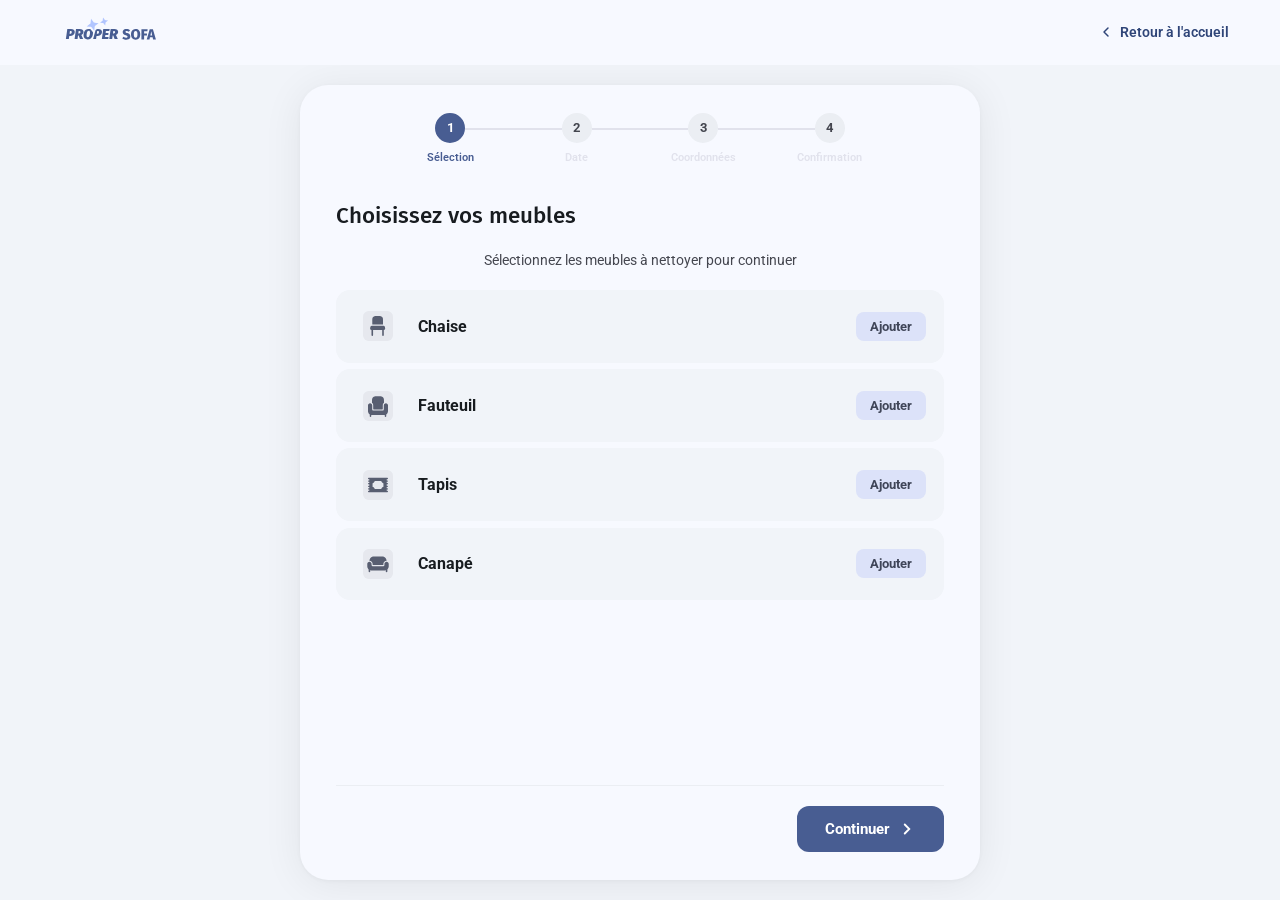
<file: reserver-nettoyage/index.html>
<!DOCTYPE html>
<html lang="fr">
<head>
  <meta charset="UTF-8" />
  <meta name="viewport" content="width=device-width, initial-scale=1.0" />
  <title>Réserver un Nettoyage à Domicile en Ligne | Proper Sofa Belgique</title>
  <meta name="description" content="Réservez votre nettoyage de canapé, fauteuil ou tapis en moins de 2 minutes. Choisissez votre date et créneau, confirmation immédiate. Intervention à Bruxelles et en Belgique.">
  <link rel="canonical" href="https://propersofa.be/reserver-nettoyage/">
  <meta property="og:type"        content="website">
  <meta property="og:url"         content="https://propersofa.be/reserver-nettoyage/">
  <meta property="og:title"       content="Réserver un Nettoyage à Domicile en Ligne | Proper Sofa">
  <meta property="og:description" content="Réservez votre nettoyage de canapé, fauteuil ou tapis en moins de 2 minutes. Confirmation immédiate. Intervention à Bruxelles et en Belgique.">
  <meta name="twitter:card"       content="summary_large_image">
  <meta name="robots" content="noindex,follow">
  <meta property="og:locale"           content="fr_BE">
  <meta property="og:locale:alternate" content="nl_BE">
  <link rel="alternate" hreflang="fr"        href="https://propersofa.be/reserver-nettoyage/">
  <link rel="alternate" hreflang="nl"        href="https://propersofa.be/nl/reserveren-reiniging/">
  <link rel="alternate" hreflang="x-default" href="https://propersofa.be/reserver-nettoyage/">
  <link rel="preconnect" href="https://fonts.googleapis.com">
  <link rel="preconnect" href="https://fonts.gstatic.com" crossorigin>
  <link href="https://fonts.googleapis.com/css2?family=Fira+Sans:ital,wght@0,500;0,600;0,700;1,700&family=Roboto:wght@400;500;600;700;800;900&display=swap" rel="stylesheet">
  <link rel="stylesheet" href="/style-booking.css">
</head>
<body>

<!-- NAV -->
<nav aria-label="Navigation principale">
  <a href="/" class="nav-logo" aria-label="Proper Sofa – Accueil">
    <img src="/asset/LOGO.svg" alt="Proper Sofa" height="44">
  </a>

  <div class="nav-right">
    <a href="/" class="nav-back" aria-label="Retour à l'accueil">
      <svg viewBox="0 0 24 24" fill="none" stroke="currentColor" stroke-width="2.2" stroke-linecap="round" stroke-linejoin="round" aria-hidden="true">
        <polyline points="15 18 9 12 15 6"/>
      </svg>
      Retour à l'accueil
    </a>
  </div>
</nav>

<!-- BOOKING PAGE -->
<main id="main-content">
<h1 class="sr-only">Réserver un nettoyage de meubles – Proper Sofa</h1>
<div class="booking-page">
  <div class="booking-card">

    <!-- Progress indicator -->
    <nav class="progress-steps" id="progress-steps" aria-label="Étapes de réservation">
      <div class="prog-step active" data-step="1" aria-current="step">
        <div class="prog-circle" aria-hidden="true">1</div>
        <span class="prog-label">Sélection</span>
      </div>
      <div class="prog-step" data-step="2">
        <div class="prog-circle" aria-hidden="true">2</div>
        <span class="prog-label">Date</span>
      </div>
      <div class="prog-step" data-step="3">
        <div class="prog-circle" aria-hidden="true">3</div>
        <span class="prog-label">Coordonnées</span>
      </div>
      <div class="prog-step" data-step="4">
        <div class="prog-circle" aria-hidden="true">4</div>
        <span class="prog-label">Confirmation</span>
      </div>
    </nav>

    <!-- Error message -->
    <div class="error-msg" id="error-msg" role="alert" aria-live="assertive"></div>

    <!-- Scrollable step content -->
    <div class="steps-scroll" id="steps-scroll">

    <!-- Step 1: Cart -->
    <div class="step-panel active" id="panel-1" role="region" aria-labelledby="step-title-1">
      <h2 class="step-title" id="step-title-1">Choisissez vos meubles</h2>
      <div id="cart-items"></div>
    </div>

    <!-- Step 2: Date & slot -->
    <div class="step-panel" id="panel-2" role="region" aria-labelledby="step-title-2">
      <h2 class="step-title" id="step-title-2">Choisissez une date</h2>

      <div class="cal-nav">
        <button class="cal-nav-btn" id="cal-prev" onclick="prevMonth()" aria-label="Mois précédent">
          <svg width="18" height="18" viewBox="0 0 24 24" fill="none" stroke="currentColor" stroke-width="2.2" stroke-linecap="round"><polyline points="15 18 9 12 15 6"/></svg>
        </button>
        <span class="cal-title" id="cal-title"></span>
        <button class="cal-nav-btn" onclick="nextMonth()" aria-label="Mois suivant">
          <svg width="18" height="18" viewBox="0 0 24 24" fill="none" stroke="currentColor" stroke-width="2.2" stroke-linecap="round"><polyline points="9 18 15 12 9 6"/></svg>
        </button>
      </div>

      <div class="cal-grid" id="cal-grid"></div>

      <div class="selected-date-display" id="date-display"></div>

      <p class="slots-label" id="slots-label">Choisissez un créneau</p>
      <div class="slots" role="group" aria-labelledby="slots-label">
        <button class="slot-btn" data-slot="8h – 10h"   onclick="selectSlot(this)" aria-pressed="false">8h – 10h</button>
        <button class="slot-btn" data-slot="10h – 12h"  onclick="selectSlot(this)" aria-pressed="false">10h – 12h</button>
        <button class="slot-btn" data-slot="14h – 16h"  onclick="selectSlot(this)" aria-pressed="false">14h – 16h</button>
        <button class="slot-btn" data-slot="16h – 18h"  onclick="selectSlot(this)" aria-pressed="false">16h – 18h</button>
      </div>
    </div>

    <!-- Step 3: Contact form -->
    <div class="step-panel" id="panel-3" role="region" aria-labelledby="step-title-3">
      <h2 class="step-title" id="step-title-3">Vos coordonnées</h2>

      <form id="contact-form" novalidate>
        <div class="form-row">
          <div class="form-group">
            <label class="form-label" for="f-prenom">Prénom *</label>
            <input class="form-input" type="text" id="f-prenom" name="prenom" required autocomplete="given-name">
          </div>
          <div class="form-group">
            <label class="form-label" for="f-nom">Nom *</label>
            <input class="form-input" type="text" id="f-nom" name="nom" required autocomplete="family-name">
          </div>
        </div>

        <div class="form-group">
          <label class="form-label" for="f-email">Email *</label>
          <input class="form-input" type="email" id="f-email" name="email" required autocomplete="email">
        </div>

        <div class="form-group">
          <label class="form-label" for="f-tel">Téléphone *</label>
          <input class="form-input" type="tel" id="f-tel" name="tel" required autocomplete="tel" placeholder="+32 …">
        </div>

        <div class="form-group">
          <label class="form-label" for="f-adresse">Adresse *</label>
          <input class="form-input" type="text" id="f-adresse" name="adresse" required autocomplete="street-address" placeholder="Rue et numéro">
        </div>

        <div class="form-row">
          <div class="form-group">
            <label class="form-label" for="f-cp">Code postal *</label>
            <input class="form-input" type="text" id="f-cp" name="cp" required autocomplete="postal-code">
          </div>
          <div class="form-group">
            <label class="form-label" for="f-ville">Ville *</label>
            <input class="form-input" type="text" id="f-ville" name="ville" required autocomplete="address-level2">
          </div>
        </div>

        <div class="form-group">
          <label class="form-label" for="f-note">Informations complémentaires <span class="sr-only">(optionnel)</span><span aria-hidden="true"> (optionnel)</span></label>
          <textarea class="form-textarea" id="f-note" name="note" placeholder="Accès au logement, type de tissu, taches particulières…" aria-describedby="f-note-hint"></textarea>
          <span id="f-note-hint" class="sr-only">Ce champ est optionnel.</span>
        </div>
      </form>
    </div>

    <!-- Step 4: Summary -->
    <div class="step-panel" id="panel-4" role="region" aria-labelledby="step-title-4">
      <h2 class="step-title" id="step-title-4">Confirmez votre réservation</h2>
      <div id="summary-content"></div>
    </div>

    <!-- Success -->
    <div class="step-panel" id="panel-success">
      <div class="success-panel">
        <div class="success-icon">
          <svg viewBox="0 0 24 24" fill="none" stroke="currentColor" stroke-width="2.5" stroke-linecap="round" stroke-linejoin="round">
            <polyline points="20 6 9 17 4 12"/>
          </svg>
        </div>
        <h2 class="success-title">Réservation confirmée&nbsp;!</h2>
        <p class="success-body">Merci <strong id="success-name"></strong>, votre demande a bien été enregistrée. Nous vous confirmerons le rendez-vous à <strong id="success-email"></strong> dans les plus brefs délais.</p>
        <div class="success-ref" id="success-ref"></div>
        <a href="/" class="btn-home">
          <svg viewBox="0 0 24 24" fill="none" stroke="currentColor" stroke-width="2.2" stroke-linecap="round" stroke-linejoin="round" width="18" height="18">
            <polyline points="15 18 9 12 15 6"/>
          </svg>
          Retour à l'accueil
        </a>
      </div>
    </div>

    </div><!-- /.steps-scroll -->

    <!-- Navigation buttons -->
    <div class="step-nav" id="step-nav">
      <div class="step-nav-left">
        <button class="btn-prev" id="btn-prev" onclick="goPrev()">
          <svg viewBox="0 0 24 24" fill="none" stroke="currentColor" stroke-width="2.2" stroke-linecap="round" width="16" height="16"><polyline points="15 18 9 12 15 6"/></svg>
          Retour
        </button>
        <div class="step-total" id="step-total">
          <span class="step-total-label">Total estimé</span>
          <span class="step-total-amount" id="total-amount">0€</span>
        </div>
      </div>
      <button class="btn-next" id="btn-next" onclick="goNext()">
        Continuer
        <svg viewBox="0 0 24 24" fill="none" stroke="currentColor" stroke-width="2.5" stroke-linecap="round"><polyline points="9 18 15 12 9 6"/></svg>
      </button>
    </div>

  </div><!-- /.booking-card -->
</div><!-- /.booking-page -->
</main>

<script>
'use strict';

/* ── Config ─────────────────────────────────────────── */
var ITEMS = {
  chaise:   { label: 'Chaise',   price: 15, icon: '/asset/Chaise.svg',   iconSel: '/asset/Chaise-selected.svg' },
  fauteuil: { label: 'Fauteuil', price: 25, icon: '/asset/Fauteuil.svg', iconSel: '/asset/Fauteuil-selected.svg' },
  tapis:    { label: 'Tapis',    price: 40, icon: '/asset/Tapis.svg',    iconSel: '/asset/Tapis-selected.svg' },
  canape:   { label: 'Canapé',   price: 50, icon: '/asset/Canapé.svg',   iconSel: '/asset/Canapé-selected.svg' }
};

var ITEM_KEYS    = ['chaise', 'fauteuil', 'tapis', 'canape'];
var MONTH_NAMES  = ['Janvier','Février','Mars','Avril','Mai','Juin','Juillet','Août','Septembre','Octobre','Novembre','Décembre'];
var DOW_NAMES    = ['Lu','Ma','Me','Je','Ve','Sa','Di'];
var DOW_LONG     = ['Dimanche','Lundi','Mardi','Mercredi','Jeudi','Vendredi','Samedi'];

/* ── State ──────────────────────────────────────────── */
var step          = 1;
var cart          = {};
var selectedOrder = [];
var calYear, calMonth;
var selectedDate = null;
var selectedSlot = null;
var contactData  = {};

var today = new Date();
today.setHours(0, 0, 0, 0);

/* ── Init ───────────────────────────────────────────── */
function init() {
  loadCart();
  renderCartItems();
  renderCalendar(today.getFullYear(), today.getMonth());
  showStep();
}

/* ── Cart ───────────────────────────────────────────── */
function loadCart() {
  var saved = {};
  try {
    var cartStr = new URLSearchParams(window.location.search).get('cart');
    saved = JSON.parse(cartStr || localStorage.getItem('ps-cart') || '{}');
  } catch(e) {}
  ITEM_KEYS.forEach(function (k) {
    cart[k] = Math.max(0, parseInt(saved[k] || 0, 10));
  });
  selectedOrder = ITEM_KEYS.filter(function (k) { return cart[k] > 0; });
}

function saveCart() {
  try { localStorage.setItem('ps-cart', JSON.stringify(cart)); } catch(e) {}
}

function cartTotal() {
  return ITEM_KEYS.reduce(function (s, k) { return s + cart[k] * ITEMS[k].price; }, 0);
}

function cartCount() {
  return ITEM_KEYS.reduce(function (s, k) { return s + cart[k]; }, 0);
}

function changeQty(item, delta) {
  cart[item] = Math.max(0, (cart[item] || 0) + delta);
  if (cart[item] === 0) {
    selectedOrder = selectedOrder.filter(function (k) { return k !== item; });
  }
  saveCart();
  renderCartItems();
}

function renderCartItems() {
  var container  = document.getElementById('cart-items');
  var totalEl    = document.getElementById('step-total');
  var totalAmtEl = document.getElementById('total-amount');
  var titleEl    = document.querySelector('#panel-1 .step-title');
  var count      = cartCount();

  titleEl.textContent = 'Choisissez vos meubles';

  var html = count === 0
    ? '<p class="picker-hint">Sélectionnez les meubles à nettoyer pour continuer</p>'
    : '';

  var unselected = ITEM_KEYS.filter(function (k) { return selectedOrder.indexOf(k) === -1; });
  var orderedKeys = selectedOrder.concat(unselected);

  orderedKeys.forEach(function (k) {
    var qty = cart[k];
    var cfg = ITEMS[k];
    html += '<div class="cart-item' + (qty ? ' cart-item-selected' : ' cart-item-unselected') + '">' +
      '<div class="cart-item-icon"><img src="' + (qty ? cfg.iconSel : cfg.icon) + '" alt="' + cfg.label + '" width="30" height="30"></div>' +
      '<span class="cart-item-name">' + cfg.label + '</span>';

    if (qty) {
      html +=
        '<div class="cart-item-qty">' +
          '<button class="qty-btn" onclick="changeQty(\'' + k + '\',-1)" aria-label="Retirer">−</button>' +
          '<span class="qty-count">' + qty + '</span>' +
          '<button class="qty-btn" onclick="changeQty(\'' + k + '\',1)" aria-label="Ajouter">+</button>' +
        '</div>' +
        '<span class="cart-item-price">' + (qty * cfg.price) + '€</span>';
    } else {
      html += '<button class="cart-item-add" onclick="pickerAdd(\'' + k + '\')">Ajouter</button>';
    }

    html += '</div>';
  });

  container.innerHTML = html;

  var scroll  = document.getElementById('steps-scroll');
  var picking = (step === 1);
  container.classList.toggle('picker-mode', picking);
  scroll.classList.toggle('no-scroll', picking);

  if (step === 1) {
    totalEl.style.display = count > 0 ? 'flex' : 'none';
    if (count > 0) totalAmtEl.textContent = cartTotal() + '€';
  }
}

function pickerAdd(item) {
  cart[item] = 1;
  if (selectedOrder.indexOf(item) === -1) selectedOrder.push(item);
  saveCart();
  renderCartItems();
}

/* ── Calendar ───────────────────────────────────────── */
function renderCalendar(year, month) {
  calYear  = year;
  calMonth = month;

  var firstDay = new Date(year, month, 1);
  var lastDay  = new Date(year, month + 1, 0);
  var startDow = firstDay.getDay();
  startDow = startDow === 0 ? 6 : startDow - 1;

  document.getElementById('cal-title').textContent = MONTH_NAMES[month] + ' ' + year;

  var isCurrentMonth = (year === today.getFullYear() && month === today.getMonth());
  document.getElementById('cal-prev').disabled = isCurrentMonth;

  var html = DOW_NAMES.map(function (d) { return '<div class="cal-dow">' + d + '</div>'; }).join('');

  for (var e = 0; e < startDow; e++) html += '<div class="cal-empty"></div>';

  for (var d = 1; d <= lastDay.getDate(); d++) {
    var date    = new Date(year, month, d);
    var isPast  = date < today;
    var isSun   = date.getDay() === 0;
    var disabled = isPast || isSun;
    var isSel   = selectedDate && date.getTime() === selectedDate.getTime();
    var isToday = date.getTime() === today.getTime();

    var cls = 'cal-day';
    if (isToday && !disabled) cls += ' today';
    if (isSel) cls += ' selected';

    html += '<button class="' + cls + '" ' + (disabled ? 'disabled' : '') +
            ' onclick="selectDate(' + year + ',' + month + ',' + d + ')">' + d + '</button>';
  }

  document.getElementById('cal-grid').innerHTML = html;
}

function prevMonth() {
  var m = calMonth - 1, y = calYear;
  if (m < 0) { m = 11; y--; }
  if (y < today.getFullYear() || (y === today.getFullYear() && m < today.getMonth())) return;
  renderCalendar(y, m);
}

function nextMonth() {
  var m = calMonth + 1, y = calYear;
  if (m > 11) { m = 0; y++; }
  renderCalendar(y, m);
}

var HEURE_TO_SLOT = {
  '08': '8h – 10h',
  '10': '10h – 12h',
  '14': '14h – 16h',
  '16': '16h – 18h'
};

function selectDate(year, month, day) {
  selectedDate = new Date(year, month, day);
  selectedSlot = null;
  renderCalendar(year, month);
  var display = document.getElementById('date-display');
  display.textContent = DOW_LONG[selectedDate.getDay()] + ' ' + day + ' ' + MONTH_NAMES[month] + ' ' + year;
  display.classList.add('visible');

  document.querySelectorAll('.slot-btn').forEach(function(b) {
    b.classList.remove('selected', 'booked');
    b.setAttribute('aria-pressed', 'false');
  });

  var dateStr = year + '-' + String(month + 1).padStart(2, '0') + '-' + String(day).padStart(2, '0');
  fetch('https://xiyfxsoiaclvdkphqpty.supabase.co/rest/v1/reservations?select=heure&date=eq.' + dateStr, {
    headers: {
      'apikey':        'sb_publishable_vcwJFD2FUaqfjf9IQVr7cw_pG-9Cggz',
      'Authorization': 'Bearer sb_publishable_vcwJFD2FUaqfjf9IQVr7cw_pG-9Cggz'
    }
  })
  .then(function(res) { return res.json(); })
  .then(function(rows) {
    rows.forEach(function(r) {
      if (!r.heure) return;
      var slotLabel = HEURE_TO_SLOT[r.heure.slice(0, 2)];
      if (!slotLabel) return;
      var btn = document.querySelector('.slot-btn[data-slot="' + slotLabel + '"]');
      if (btn) btn.classList.add('booked');
    });
  })
  .catch(function() {});
}

/* ── Slots ──────────────────────────────────────────── */
function selectSlot(btn) {
  if (btn.classList.contains('booked')) return;
  selectedSlot = btn.dataset.slot;
  document.querySelectorAll('.slot-btn').forEach(function (b) {
    b.classList.toggle('selected', b === btn);
    b.setAttribute('aria-pressed', b === btn ? 'true' : 'false');
  });
}

/* ── Navigation ─────────────────────────────────────── */
function goNext() {
  if (!validateStep()) return;
  if (step === 3) renderSummary();
  if (step === 4) { submitBooking(); return; }
  step++;
  showStep();
  window.scrollTo({ top: 0, behavior: 'smooth' });
}

function goPrev() {
  if (step <= 1) return;
  step--;
  showStep();
  window.scrollTo({ top: 0, behavior: 'smooth' });
}

function showStep() {
  document.querySelectorAll('.step-panel').forEach(function (p) { p.classList.remove('active'); });
  var panel = document.getElementById('panel-' + step);
  if (panel) {
    panel.classList.add('active');
    var heading = panel.querySelector('.step-title');
    if (heading) { heading.setAttribute('tabindex', '-1'); heading.focus(); }
  }
  var sc = document.getElementById('steps-scroll');
  if (sc) sc.scrollTop = 0;

  var prevBtn = document.getElementById('btn-prev');
  prevBtn.style.display = step === 1 ? 'none' : 'flex';
  if (step !== 1) {
    document.getElementById('step-total').style.display = 'none';
    document.getElementById('steps-scroll').classList.remove('no-scroll');
    document.getElementById('cart-items').classList.remove('picker-mode');
  } else {
    renderCartItems();
  }

  var nextBtn = document.getElementById('btn-next');
  if (step === 4) {
    nextBtn.innerHTML = 'Confirmer <svg viewBox="0 0 24 24" fill="none" stroke="currentColor" stroke-width="2.5" stroke-linecap="round" width="18" height="18"><polyline points="20 6 9 17 4 12"/></svg>';
  } else {
    nextBtn.innerHTML = 'Continuer <svg viewBox="0 0 24 24" fill="none" stroke="currentColor" stroke-width="2.5" stroke-linecap="round" width="18" height="18"><polyline points="9 18 15 12 9 6"/></svg>';
  }

  updateProgress();
  document.getElementById('error-msg').classList.remove('visible');
}

function updateProgress() {
  document.querySelectorAll('.prog-step').forEach(function (el) {
    var s = parseInt(el.dataset.step, 10);
    el.classList.toggle('active', s === step);
    el.classList.toggle('done',   s < step);
    if (s === step) { el.setAttribute('aria-current', 'step'); } else { el.removeAttribute('aria-current'); }
    var circle = el.querySelector('.prog-circle');
    if (s < step) {
      circle.innerHTML = '<svg viewBox="0 0 24 24" fill="none" stroke="currentColor" stroke-width="3" stroke-linecap="round" width="14" height="14" aria-hidden="true"><polyline points="20 6 9 17 4 12"/></svg>';
      el.querySelector('.prog-label').textContent = ['Sélection','Date','Coordonnées','Confirmation'][s-1] + ' ✓';
    } else {
      circle.textContent = s;
      el.querySelector('.prog-label').textContent = ['Sélection','Date','Coordonnées','Confirmation'][s-1];
    }
  });
}

/* ── Validation ─────────────────────────────────────── */
function showError(msg) {
  var el = document.getElementById('error-msg');
  el.textContent = msg;
  el.classList.add('visible');
  el.scrollIntoView({ behavior: 'smooth', block: 'nearest' });
}

function validateStep() {
  document.getElementById('error-msg').classList.remove('visible');
  document.querySelectorAll('.form-input, .form-textarea').forEach(function (f) { f.classList.remove('invalid'); });

  if (step === 1) {
    if (cartCount() === 0) { showError('Veuillez sélectionner au moins un meuble.'); return false; }
  }

  if (step === 2) {
    if (!selectedDate) { showError('Veuillez choisir une date d\'intervention.'); return false; }
    if (!selectedSlot) { showError('Veuillez choisir un créneau horaire.'); return false; }
  }

  if (step === 3) {
    var form = document.getElementById('contact-form');
    var required = form.querySelectorAll('[required]');
    for (var i = 0; i < required.length; i++) {
      if (!required[i].value.trim()) {
        required[i].classList.add('invalid');
        required[i].focus();
        showError('Veuillez remplir tous les champs obligatoires.');
        return false;
      }
    }
    var emailEl = form.querySelector('[name="email"]');
    if (!/^[^\s@]+@[^\s@]+\.[^\s@]+$/.test(emailEl.value)) {
      emailEl.classList.add('invalid');
      emailEl.focus();
      showError('Veuillez entrer une adresse email valide.');
      return false;
    }
    contactData = {
      prenom:  form.querySelector('[name="prenom"]').value.trim(),
      nom:     form.querySelector('[name="nom"]').value.trim(),
      email:   form.querySelector('[name="email"]').value.trim(),
      tel:     form.querySelector('[name="tel"]').value.trim(),
      adresse: form.querySelector('[name="adresse"]').value.trim(),
      cp:      form.querySelector('[name="cp"]').value.trim(),
      ville:   form.querySelector('[name="ville"]').value.trim(),
      note:    form.querySelector('[name="note"]').value.trim()
    };
  }

  return true;
}

/* ── Summary ────────────────────────────────────────── */
function formatDate(d) {
  return DOW_LONG[d.getDay()] + ' ' + d.getDate() + ' ' + MONTH_NAMES[d.getMonth()] + ' ' + d.getFullYear();
}

function renderSummary() {
  var itemsHtml = '';
  ITEM_KEYS.forEach(function (k) {
    var qty = cart[k];
    if (!qty) return;
    var cfg = ITEMS[k];
    itemsHtml +=
      '<div class="summary-item">' +
        '<span class="summary-item-name">' + qty + '× ' + cfg.label + '</span>' +
        '<span class="summary-item-price">' + (qty * cfg.price) + '€</span>' +
      '</div>';
  });

  var noteRow = contactData.note
    ? '<div class="summary-row"><span class="summary-row-label">Note</span>' + contactData.note + '</div>'
    : '';

  document.getElementById('summary-content').innerHTML =
    '<div class="summary-block">' +
      '<div class="summary-block-title">Meubles à nettoyer</div>' +
      itemsHtml +
    '</div>' +

    '<div class="summary-total">' +
      '<span class="summary-total-label">Total estimé</span>' +
      '<span class="summary-total-amount">' + cartTotal() + '€</span>' +
    '</div>' +

    '<div class="summary-block">' +
      '<div class="summary-block-title">Intervention</div>' +
      '<div class="summary-row"><span class="summary-row-label">Date</span>' + formatDate(selectedDate) + '</div>' +
      '<div class="summary-row"><span class="summary-row-label">Créneau</span>' + selectedSlot + '</div>' +
    '</div>' +

    '<div class="summary-block">' +
      '<div class="summary-block-title">Coordonnées</div>' +
      '<div class="summary-row"><span class="summary-row-label">Nom</span>' + contactData.prenom + ' ' + contactData.nom + '</div>' +
      '<div class="summary-row"><span class="summary-row-label">Email</span>' + contactData.email + '</div>' +
      '<div class="summary-row"><span class="summary-row-label">Téléphone</span>' + contactData.tel + '</div>' +
      '<div class="summary-row"><span class="summary-row-label">Adresse</span>' + contactData.adresse + ', ' + contactData.cp + ' ' + contactData.ville + '</div>' +
      noteRow +
    '</div>';
}

/* ── Submit ─────────────────────────────────────────── */
function submitBooking() {
  try { localStorage.removeItem('ps-cart'); } catch(e) {}

  var ref = 'PS-' + today.getFullYear() + '-' + Math.floor(1000 + Math.random() * 9000);

  var typeMeuble = Object.keys(cart).filter(function(k) { return cart[k] > 0; }).map(function(k) {
    return cart[k] + '× ' + ITEMS[k].label;
  }).join(', ');

  var slotToTime = { '8h – 10h': '08:00', '10h – 12h': '10:00', '14h – 16h': '14:00', '16h – 18h': '16:00' };
  var heure = slotToTime[selectedSlot] || '08:00';

  var dateStr = selectedDate.getFullYear() + '-' +
    String(selectedDate.getMonth() + 1).padStart(2, '0') + '-' +
    String(selectedDate.getDate()).padStart(2, '0');

  var payload = {
    reference:   ref,
    date:        dateStr,
    heure:       heure,
    type_meuble: typeMeuble,
    nom:         contactData.prenom + ' ' + contactData.nom,
    email:       contactData.email,
    telephone:   contactData.tel,
    adresse:     contactData.adresse + ', ' + contactData.cp + ' ' + contactData.ville,
    prix_total:  cartTotal(),
    commentaire: contactData.note || null,
    statut:      'en_attente',
    lang:        'fr'
  };
  console.log('[Supabase] payload →', JSON.stringify(payload));

  fetch('https://xiyfxsoiaclvdkphqpty.supabase.co/rest/v1/reservations', {
    method: 'POST',
    headers: {
      'Content-Type': 'application/json',
      'apikey': 'sb_publishable_vcwJFD2FUaqfjf9IQVr7cw_pG-9Cggz',
      'Authorization': 'Bearer sb_publishable_vcwJFD2FUaqfjf9IQVr7cw_pG-9Cggz',
      'Prefer': 'return=minimal'
    },
    body: JSON.stringify(payload)
  }).then(function(res) {
    if (!res.ok) res.text().then(function(t) { console.error('[Supabase]', res.status, t); });
  }).catch(function(e) { console.error('[Supabase]', e); });

  fetch('https://xiyfxsoiaclvdkphqpty.supabase.co/functions/v1/send-confirmation-email', {
    method: 'POST',
    headers: {
      'Content-Type': 'application/json',
      'Authorization': 'Bearer sb_publishable_vcwJFD2FUaqfjf9IQVr7cw_pG-9Cggz'
    },
    body: JSON.stringify(Object.assign({}, payload, { lang: 'fr' }))
  }).then(function(res) {
    if (!res.ok) res.text().then(function(t) { console.error('[Email]', res.status, t); });
    else console.log('[Email] confirmation sent');
  }).catch(function(e) { console.error('[Email]', e); });

  document.querySelectorAll('.step-panel').forEach(function (p) { p.classList.remove('active'); });
  document.getElementById('panel-success').classList.add('active');
  document.getElementById('step-nav').style.display = 'none';
  document.getElementById('progress-steps').style.display = 'none';

  document.getElementById('success-name').textContent  = contactData.prenom;
  document.getElementById('success-email').textContent = contactData.email;
  document.getElementById('success-ref').textContent   = ref;
}

/* ── Boot ───────────────────────────────────────────── */
init();

</script>
</body>
</html>
</file>
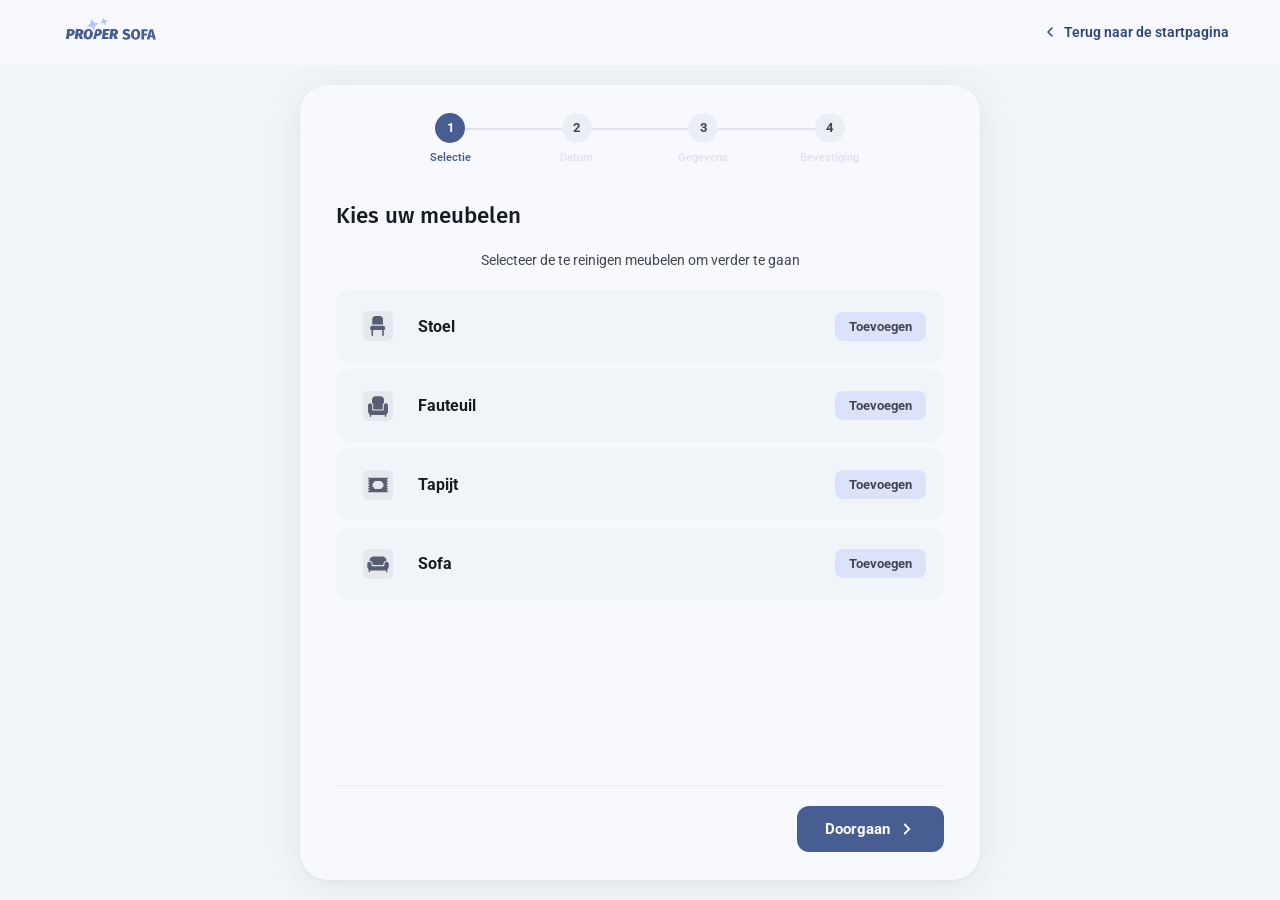
<file: nl/reserveren-reiniging/index.html>
<!DOCTYPE html>
<html lang="nl">
<head>
  <meta charset="UTF-8" />
  <meta name="viewport" content="width=device-width, initial-scale=1.0" />
  <title>Meubelreiniging aan Huis Online Reserveren | Proper Sofa België</title>
  <meta name="description" content="Reserveer uw reiniging van zetel, fauteuil of tapijt in minder dan 2 minuten. Kies uw datum en tijdslot, directe bevestiging. Service in Brussel en heel België.">
  <link rel="canonical" href="https://propersofa.be/nl/reserveren-reiniging/">
  <meta property="og:type"        content="website">
  <meta property="og:url"         content="https://propersofa.be/nl/reserveren-reiniging/">
  <meta property="og:title"       content="Meubelreiniging aan Huis Online Reserveren | Proper Sofa">
  <meta property="og:description" content="Reserveer uw reiniging van zetel, fauteuil of tapijt in minder dan 2 minuten. Directe bevestiging. Service in Brussel en heel België.">
  <meta name="twitter:card"       content="summary_large_image">
  <meta name="robots" content="noindex,follow">
  <meta property="og:locale"           content="nl_BE">
  <meta property="og:locale:alternate" content="fr_BE">
  <link rel="alternate" hreflang="nl"        href="https://propersofa.be/nl/reserveren-reiniging/">
  <link rel="alternate" hreflang="fr"        href="https://propersofa.be/reserver-nettoyage/">
  <link rel="alternate" hreflang="x-default" href="https://propersofa.be/reserver-nettoyage/">
  <link rel="preconnect" href="https://fonts.googleapis.com">
  <link rel="preconnect" href="https://fonts.gstatic.com" crossorigin>
  <link href="https://fonts.googleapis.com/css2?family=Fira+Sans:ital,wght@0,500;0,600;0,700;1,700&family=Roboto:wght@400;500;600;700;800;900&display=swap" rel="stylesheet">
  <link rel="stylesheet" href="/style-booking.css">
  <style>.slot-btn.booked::after { content: "Gereserveerd"; }</style>
</head>
<body>

<!-- NAV -->
<nav aria-label="Hoofdnavigatie">
  <a href="/nl/" class="nav-logo" aria-label="Proper Sofa – Startpagina">
    <img src="/asset/LOGO.svg" alt="Proper Sofa" height="44">
  </a>

  <div class="nav-right">
    <a href="/nl/" class="nav-back" aria-label="Terug naar de startpagina">
      <svg viewBox="0 0 24 24" fill="none" stroke="currentColor" stroke-width="2.2" stroke-linecap="round" stroke-linejoin="round" aria-hidden="true">
        <polyline points="15 18 9 12 15 6"/>
      </svg>
      Terug naar de startpagina
    </a>
  </div>
</nav>

<!-- BOOKING PAGE -->
<main id="main-content">
<h1 class="sr-only">Meubelreiniging reserveren – Proper Sofa</h1>
<div class="booking-page">
  <div class="booking-card">

    <!-- Progress indicator -->
    <nav class="progress-steps" id="progress-steps" aria-label="Reserveringsstappen">
      <div class="prog-step active" data-step="1" aria-current="step">
        <div class="prog-circle" aria-hidden="true">1</div>
        <span class="prog-label">Selectie</span>
      </div>
      <div class="prog-step" data-step="2">
        <div class="prog-circle" aria-hidden="true">2</div>
        <span class="prog-label">Datum</span>
      </div>
      <div class="prog-step" data-step="3">
        <div class="prog-circle" aria-hidden="true">3</div>
        <span class="prog-label">Gegevens</span>
      </div>
      <div class="prog-step" data-step="4">
        <div class="prog-circle" aria-hidden="true">4</div>
        <span class="prog-label">Bevestiging</span>
      </div>
    </nav>

    <!-- Error message -->
    <div class="error-msg" id="error-msg" role="alert" aria-live="assertive"></div>

    <!-- Scrollable step content -->
    <div class="steps-scroll" id="steps-scroll">

    <!-- Step 1: Cart -->
    <div class="step-panel active" id="panel-1" role="region" aria-labelledby="step-title-1">
      <h2 class="step-title" id="step-title-1">Kies uw meubelen</h2>
      <div id="cart-items"></div>
    </div>

    <!-- Step 2: Date & slot -->
    <div class="step-panel" id="panel-2" role="region" aria-labelledby="step-title-2">
      <h2 class="step-title" id="step-title-2">Kies een datum</h2>

      <div class="cal-nav">
        <button class="cal-nav-btn" id="cal-prev" onclick="prevMonth()" aria-label="Vorige maand">
          <svg width="18" height="18" viewBox="0 0 24 24" fill="none" stroke="currentColor" stroke-width="2.2" stroke-linecap="round"><polyline points="15 18 9 12 15 6"/></svg>
        </button>
        <span class="cal-title" id="cal-title"></span>
        <button class="cal-nav-btn" onclick="nextMonth()" aria-label="Volgende maand">
          <svg width="18" height="18" viewBox="0 0 24 24" fill="none" stroke="currentColor" stroke-width="2.2" stroke-linecap="round"><polyline points="9 18 15 12 9 6"/></svg>
        </button>
      </div>

      <div class="cal-grid" id="cal-grid"></div>

      <div class="selected-date-display" id="date-display"></div>

      <p class="slots-label" id="slots-label">Kies een tijdslot</p>
      <div class="slots" role="group" aria-labelledby="slots-label">
        <button class="slot-btn" data-slot="8h – 10h"   onclick="selectSlot(this)" aria-pressed="false">8h – 10h</button>
        <button class="slot-btn" data-slot="10h – 12h"  onclick="selectSlot(this)" aria-pressed="false">10h – 12h</button>
        <button class="slot-btn" data-slot="14h – 16h"  onclick="selectSlot(this)" aria-pressed="false">14h – 16h</button>
        <button class="slot-btn" data-slot="16h – 18h"  onclick="selectSlot(this)" aria-pressed="false">16h – 18h</button>
      </div>
    </div>

    <!-- Step 3: Contact form -->
    <div class="step-panel" id="panel-3" role="region" aria-labelledby="step-title-3">
      <h2 class="step-title" id="step-title-3">Uw gegevens</h2>

      <form id="contact-form" novalidate>
        <div class="form-row">
          <div class="form-group">
            <label class="form-label" for="f-prenom">Voornaam *</label>
            <input class="form-input" type="text" id="f-prenom" name="prenom" required autocomplete="given-name">
          </div>
          <div class="form-group">
            <label class="form-label" for="f-nom">Naam *</label>
            <input class="form-input" type="text" id="f-nom" name="nom" required autocomplete="family-name">
          </div>
        </div>

        <div class="form-group">
          <label class="form-label" for="f-email">E-mail *</label>
          <input class="form-input" type="email" id="f-email" name="email" required autocomplete="email">
        </div>

        <div class="form-group">
          <label class="form-label" for="f-tel">Telefoon *</label>
          <input class="form-input" type="tel" id="f-tel" name="tel" required autocomplete="tel" placeholder="+32 …">
        </div>

        <div class="form-group">
          <label class="form-label" for="f-adresse">Adres *</label>
          <input class="form-input" type="text" id="f-adresse" name="adresse" required autocomplete="street-address" placeholder="Straat en nummer">
        </div>

        <div class="form-row">
          <div class="form-group">
            <label class="form-label" for="f-cp">Postcode *</label>
            <input class="form-input" type="text" id="f-cp" name="cp" required autocomplete="postal-code">
          </div>
          <div class="form-group">
            <label class="form-label" for="f-ville">Stad *</label>
            <input class="form-input" type="text" id="f-ville" name="ville" required autocomplete="address-level2">
          </div>
        </div>

        <div class="form-group">
          <label class="form-label" for="f-note">Extra informatie <span class="sr-only">(optioneel)</span><span aria-hidden="true"> (optioneel)</span></label>
          <textarea class="form-textarea" id="f-note" name="note" placeholder="Toegang woning, type stof, bijzondere vlekken…" aria-describedby="f-note-hint"></textarea>
          <span id="f-note-hint" class="sr-only">Dit veld is optioneel.</span>
        </div>
      </form>
    </div>

    <!-- Step 4: Summary -->
    <div class="step-panel" id="panel-4" role="region" aria-labelledby="step-title-4">
      <h2 class="step-title" id="step-title-4">Bevestig uw reservering</h2>
      <div id="summary-content"></div>
    </div>

    <!-- Success -->
    <div class="step-panel" id="panel-success">
      <div class="success-panel">
        <div class="success-icon">
          <svg viewBox="0 0 24 24" fill="none" stroke="currentColor" stroke-width="2.5" stroke-linecap="round" stroke-linejoin="round">
            <polyline points="20 6 9 17 4 12"/>
          </svg>
        </div>
        <h2 class="success-title">Reservering bevestigd!</h2>
        <p class="success-body">Bedankt <strong id="success-name"></strong>, uw aanvraag is geregistreerd. Wij bevestigen de afspraak op <strong id="success-email"></strong> zo spoedig mogelijk.</p>
        <div class="success-ref" id="success-ref"></div>
        <a href="/nl/" class="btn-home">
          <svg viewBox="0 0 24 24" fill="none" stroke="currentColor" stroke-width="2.2" stroke-linecap="round" stroke-linejoin="round" width="18" height="18">
            <polyline points="15 18 9 12 15 6"/>
          </svg>
          Terug naar de startpagina
        </a>
      </div>
    </div>

    </div><!-- /.steps-scroll -->

    <!-- Navigation buttons -->
    <div class="step-nav" id="step-nav">
      <div class="step-nav-left">
        <button class="btn-prev" id="btn-prev" onclick="goPrev()">
          <svg viewBox="0 0 24 24" fill="none" stroke="currentColor" stroke-width="2.2" stroke-linecap="round" width="16" height="16"><polyline points="15 18 9 12 15 6"/></svg>
          Terug
        </button>
        <div class="step-total" id="step-total">
          <span class="step-total-label">Geschatte totaal</span>
          <span class="step-total-amount" id="total-amount">0€</span>
        </div>
      </div>
      <button class="btn-next" id="btn-next" onclick="goNext()">
        Doorgaan
        <svg viewBox="0 0 24 24" fill="none" stroke="currentColor" stroke-width="2.5" stroke-linecap="round"><polyline points="9 18 15 12 9 6"/></svg>
      </button>
    </div>

  </div><!-- /.booking-card -->
</div><!-- /.booking-page -->
</main>

<script>
'use strict';

/* ── Config ─────────────────────────────────────────── */
var ITEMS = {
  chaise:   { label: 'Stoel',    price: 15, icon: '/asset/Chaise.svg',   iconSel: '/asset/Chaise-selected.svg' },
  fauteuil: { label: 'Fauteuil', price: 25, icon: '/asset/Fauteuil.svg', iconSel: '/asset/Fauteuil-selected.svg' },
  tapis:    { label: 'Tapijt',   price: 40, icon: '/asset/Tapis.svg',    iconSel: '/asset/Tapis-selected.svg' },
  canape:   { label: 'Sofa',     price: 50, icon: '/asset/Canapé.svg',   iconSel: '/asset/Canapé-selected.svg' }
};

var ITEM_KEYS    = ['chaise', 'fauteuil', 'tapis', 'canape'];
var MONTH_NAMES  = ['Januari','Februari','Maart','April','Mei','Juni','Juli','Augustus','September','Oktober','November','December'];
var DOW_NAMES    = ['Ma','Di','Wo','Do','Vr','Za','Zo'];
var DOW_LONG     = ['Zondag','Maandag','Dinsdag','Woensdag','Donderdag','Vrijdag','Zaterdag'];

/* ── State ──────────────────────────────────────────── */
var step          = 1;
var cart          = {};
var selectedOrder = [];
var calYear, calMonth;
var selectedDate = null;
var selectedSlot = null;
var contactData  = {};

var today = new Date();
today.setHours(0, 0, 0, 0);

/* ── Init ───────────────────────────────────────────── */
function init() {
  loadCart();
  renderCartItems();
  renderCalendar(today.getFullYear(), today.getMonth());
  showStep();
}

/* ── Cart ───────────────────────────────────────────── */
function loadCart() {
  var saved = {};
  try {
    var cartStr = new URLSearchParams(window.location.search).get('cart');
    saved = JSON.parse(cartStr || localStorage.getItem('ps-cart') || '{}');
  } catch(e) {}
  ITEM_KEYS.forEach(function (k) {
    cart[k] = Math.max(0, parseInt(saved[k] || 0, 10));
  });
  selectedOrder = ITEM_KEYS.filter(function (k) { return cart[k] > 0; });
}

function saveCart() {
  try { localStorage.setItem('ps-cart', JSON.stringify(cart)); } catch(e) {}
}

function cartTotal() {
  return ITEM_KEYS.reduce(function (s, k) { return s + cart[k] * ITEMS[k].price; }, 0);
}

function cartCount() {
  return ITEM_KEYS.reduce(function (s, k) { return s + cart[k]; }, 0);
}

function changeQty(item, delta) {
  cart[item] = Math.max(0, (cart[item] || 0) + delta);
  if (cart[item] === 0) {
    selectedOrder = selectedOrder.filter(function (k) { return k !== item; });
  }
  saveCart();
  renderCartItems();
}

function renderCartItems() {
  var container  = document.getElementById('cart-items');
  var totalEl    = document.getElementById('step-total');
  var totalAmtEl = document.getElementById('total-amount');
  var titleEl    = document.querySelector('#panel-1 .step-title');
  var count      = cartCount();

  titleEl.textContent = 'Kies uw meubelen';

  var html = count === 0
    ? '<p class="picker-hint">Selecteer de te reinigen meubelen om verder te gaan</p>'
    : '';

  var unselected = ITEM_KEYS.filter(function (k) { return selectedOrder.indexOf(k) === -1; });
  var orderedKeys = selectedOrder.concat(unselected);

  orderedKeys.forEach(function (k) {
    var qty = cart[k];
    var cfg = ITEMS[k];
    html += '<div class="cart-item' + (qty ? ' cart-item-selected' : ' cart-item-unselected') + '">' +
      '<div class="cart-item-icon"><img src="' + (qty ? cfg.iconSel : cfg.icon) + '" alt="' + cfg.label + '" width="30" height="30"></div>' +
      '<span class="cart-item-name">' + cfg.label + '</span>';

    if (qty) {
      html +=
        '<div class="cart-item-qty">' +
          '<button class="qty-btn" onclick="changeQty(\'' + k + '\',-1)" aria-label="Verwijderen">−</button>' +
          '<span class="qty-count">' + qty + '</span>' +
          '<button class="qty-btn" onclick="changeQty(\'' + k + '\',1)" aria-label="Toevoegen">+</button>' +
        '</div>' +
        '<span class="cart-item-price">' + (qty * cfg.price) + '€</span>';
    } else {
      html += '<button class="cart-item-add" onclick="pickerAdd(\'' + k + '\')">Toevoegen</button>';
    }

    html += '</div>';
  });

  container.innerHTML = html;

  var scroll  = document.getElementById('steps-scroll');
  var picking = (step === 1);
  container.classList.toggle('picker-mode', picking);
  scroll.classList.toggle('no-scroll', picking);

  if (step === 1) {
    totalEl.style.display = count > 0 ? 'flex' : 'none';
    if (count > 0) totalAmtEl.textContent = cartTotal() + '€';
  }
}

function pickerAdd(item) {
  cart[item] = 1;
  if (selectedOrder.indexOf(item) === -1) selectedOrder.push(item);
  saveCart();
  renderCartItems();
}

/* ── Calendar ───────────────────────────────────────── */
function renderCalendar(year, month) {
  calYear  = year;
  calMonth = month;

  var firstDay = new Date(year, month, 1);
  var lastDay  = new Date(year, month + 1, 0);
  var startDow = firstDay.getDay();
  startDow = startDow === 0 ? 6 : startDow - 1;

  document.getElementById('cal-title').textContent = MONTH_NAMES[month] + ' ' + year;

  var isCurrentMonth = (year === today.getFullYear() && month === today.getMonth());
  document.getElementById('cal-prev').disabled = isCurrentMonth;

  var html = DOW_NAMES.map(function (d) { return '<div class="cal-dow">' + d + '</div>'; }).join('');

  for (var e = 0; e < startDow; e++) html += '<div class="cal-empty"></div>';

  for (var d = 1; d <= lastDay.getDate(); d++) {
    var date    = new Date(year, month, d);
    var isPast  = date < today;
    var isSun   = date.getDay() === 0;
    var disabled = isPast || isSun;
    var isSel   = selectedDate && date.getTime() === selectedDate.getTime();
    var isToday = date.getTime() === today.getTime();

    var cls = 'cal-day';
    if (isToday && !disabled) cls += ' today';
    if (isSel) cls += ' selected';

    html += '<button class="' + cls + '" ' + (disabled ? 'disabled' : '') +
            ' onclick="selectDate(' + year + ',' + month + ',' + d + ')">' + d + '</button>';
  }

  document.getElementById('cal-grid').innerHTML = html;
}

function prevMonth() {
  var m = calMonth - 1, y = calYear;
  if (m < 0) { m = 11; y--; }
  if (y < today.getFullYear() || (y === today.getFullYear() && m < today.getMonth())) return;
  renderCalendar(y, m);
}

function nextMonth() {
  var m = calMonth + 1, y = calYear;
  if (m > 11) { m = 0; y++; }
  renderCalendar(y, m);
}

var HEURE_TO_SLOT = {
  '08': '8h – 10h',
  '10': '10h – 12h',
  '14': '14h – 16h',
  '16': '16h – 18h'
};

function selectDate(year, month, day) {
  selectedDate = new Date(year, month, day);
  selectedSlot = null;
  renderCalendar(year, month);
  var display = document.getElementById('date-display');
  display.textContent = DOW_LONG[selectedDate.getDay()] + ' ' + day + ' ' + MONTH_NAMES[month] + ' ' + year;
  display.classList.add('visible');

  document.querySelectorAll('.slot-btn').forEach(function(b) {
    b.classList.remove('selected', 'booked');
    b.setAttribute('aria-pressed', 'false');
  });

  var dateStr = year + '-' + String(month + 1).padStart(2, '0') + '-' + String(day).padStart(2, '0');
  fetch('https://xiyfxsoiaclvdkphqpty.supabase.co/rest/v1/reservations?select=heure&date=eq.' + dateStr, {
    headers: {
      'apikey':        'sb_publishable_vcwJFD2FUaqfjf9IQVr7cw_pG-9Cggz',
      'Authorization': 'Bearer sb_publishable_vcwJFD2FUaqfjf9IQVr7cw_pG-9Cggz'
    }
  })
  .then(function(res) { return res.json(); })
  .then(function(rows) {
    rows.forEach(function(r) {
      if (!r.heure) return;
      var slotLabel = HEURE_TO_SLOT[r.heure.slice(0, 2)];
      if (!slotLabel) return;
      var btn = document.querySelector('.slot-btn[data-slot="' + slotLabel + '"]');
      if (btn) btn.classList.add('booked');
    });
  })
  .catch(function() {});
}

/* ── Slots ──────────────────────────────────────────── */
function selectSlot(btn) {
  if (btn.classList.contains('booked')) return;
  selectedSlot = btn.dataset.slot;
  document.querySelectorAll('.slot-btn').forEach(function (b) {
    b.classList.toggle('selected', b === btn);
    b.setAttribute('aria-pressed', b === btn ? 'true' : 'false');
  });
}

/* ── Navigation ─────────────────────────────────────── */
function goNext() {
  if (!validateStep()) return;
  if (step === 3) renderSummary();
  if (step === 4) { submitBooking(); return; }
  step++;
  showStep();
  window.scrollTo({ top: 0, behavior: 'smooth' });
}

function goPrev() {
  if (step <= 1) return;
  step--;
  showStep();
  window.scrollTo({ top: 0, behavior: 'smooth' });
}

function showStep() {
  document.querySelectorAll('.step-panel').forEach(function (p) { p.classList.remove('active'); });
  var panel = document.getElementById('panel-' + step);
  if (panel) {
    panel.classList.add('active');
    var heading = panel.querySelector('.step-title');
    if (heading) { heading.setAttribute('tabindex', '-1'); heading.focus(); }
  }
  var sc = document.getElementById('steps-scroll');
  if (sc) sc.scrollTop = 0;

  var prevBtn = document.getElementById('btn-prev');
  prevBtn.style.display = step === 1 ? 'none' : 'flex';
  if (step !== 1) {
    document.getElementById('step-total').style.display = 'none';
    document.getElementById('steps-scroll').classList.remove('no-scroll');
    document.getElementById('cart-items').classList.remove('picker-mode');
  } else {
    renderCartItems();
  }

  var nextBtn = document.getElementById('btn-next');
  if (step === 4) {
    nextBtn.innerHTML = 'Bevestigen <svg viewBox="0 0 24 24" fill="none" stroke="currentColor" stroke-width="2.5" stroke-linecap="round" width="18" height="18"><polyline points="20 6 9 17 4 12"/></svg>';
  } else {
    nextBtn.innerHTML = 'Doorgaan <svg viewBox="0 0 24 24" fill="none" stroke="currentColor" stroke-width="2.5" stroke-linecap="round" width="18" height="18"><polyline points="9 18 15 12 9 6"/></svg>';
  }

  updateProgress();
  document.getElementById('error-msg').classList.remove('visible');
}

function updateProgress() {
  document.querySelectorAll('.prog-step').forEach(function (el) {
    var s = parseInt(el.dataset.step, 10);
    el.classList.toggle('active', s === step);
    el.classList.toggle('done',   s < step);
    if (s === step) { el.setAttribute('aria-current', 'step'); } else { el.removeAttribute('aria-current'); }
    var circle = el.querySelector('.prog-circle');
    if (s < step) {
      circle.innerHTML = '<svg viewBox="0 0 24 24" fill="none" stroke="currentColor" stroke-width="3" stroke-linecap="round" width="14" height="14" aria-hidden="true"><polyline points="20 6 9 17 4 12"/></svg>';
      el.querySelector('.prog-label').textContent = ['Selectie','Datum','Gegevens','Bevestiging'][s-1] + ' ✓';
    } else {
      circle.textContent = s;
      el.querySelector('.prog-label').textContent = ['Selectie','Datum','Gegevens','Bevestiging'][s-1];
    }
  });
}

/* ── Validation ─────────────────────────────────────── */
function showError(msg) {
  var el = document.getElementById('error-msg');
  el.textContent = msg;
  el.classList.add('visible');
  el.scrollIntoView({ behavior: 'smooth', block: 'nearest' });
}

function validateStep() {
  document.getElementById('error-msg').classList.remove('visible');
  document.querySelectorAll('.form-input, .form-textarea').forEach(function (f) { f.classList.remove('invalid'); });

  if (step === 1) {
    if (cartCount() === 0) { showError('Selecteer minimaal één meubel.'); return false; }
  }

  if (step === 2) {
    if (!selectedDate) { showError('Kies een datum voor de afspraak.'); return false; }
    if (!selectedSlot) { showError('Kies een tijdslot.'); return false; }
  }

  if (step === 3) {
    var form = document.getElementById('contact-form');
    var required = form.querySelectorAll('[required]');
    for (var i = 0; i < required.length; i++) {
      if (!required[i].value.trim()) {
        required[i].classList.add('invalid');
        required[i].focus();
        showError('Vul alle verplichte velden in.');
        return false;
      }
    }
    var emailEl = form.querySelector('[name="email"]');
    if (!/^[^\s@]+@[^\s@]+\.[^\s@]+$/.test(emailEl.value)) {
      emailEl.classList.add('invalid');
      emailEl.focus();
      showError('Voer een geldig e-mailadres in.');
      return false;
    }
    contactData = {
      prenom:  form.querySelector('[name="prenom"]').value.trim(),
      nom:     form.querySelector('[name="nom"]').value.trim(),
      email:   form.querySelector('[name="email"]').value.trim(),
      tel:     form.querySelector('[name="tel"]').value.trim(),
      adresse: form.querySelector('[name="adresse"]').value.trim(),
      cp:      form.querySelector('[name="cp"]').value.trim(),
      ville:   form.querySelector('[name="ville"]').value.trim(),
      note:    form.querySelector('[name="note"]').value.trim()
    };
  }

  return true;
}

/* ── Summary ────────────────────────────────────────── */
function formatDate(d) {
  return DOW_LONG[d.getDay()] + ' ' + d.getDate() + ' ' + MONTH_NAMES[d.getMonth()] + ' ' + d.getFullYear();
}

function renderSummary() {
  var itemsHtml = '';
  ITEM_KEYS.forEach(function (k) {
    var qty = cart[k];
    if (!qty) return;
    var cfg = ITEMS[k];
    itemsHtml +=
      '<div class="summary-item">' +
        '<span class="summary-item-name">' + qty + '× ' + cfg.label + '</span>' +
        '<span class="summary-item-price">' + (qty * cfg.price) + '€</span>' +
      '</div>';
  });

  var noteRow = contactData.note
    ? '<div class="summary-row"><span class="summary-row-label">Opmerking</span>' + contactData.note + '</div>'
    : '';

  document.getElementById('summary-content').innerHTML =
    '<div class="summary-block">' +
      '<div class="summary-block-title">Te reinigen meubelen</div>' +
      itemsHtml +
    '</div>' +

    '<div class="summary-total">' +
      '<span class="summary-total-label">Geschatte totaal</span>' +
      '<span class="summary-total-amount">' + cartTotal() + '€</span>' +
    '</div>' +

    '<div class="summary-block">' +
      '<div class="summary-block-title">Afspraak</div>' +
      '<div class="summary-row"><span class="summary-row-label">Datum</span>' + formatDate(selectedDate) + '</div>' +
      '<div class="summary-row"><span class="summary-row-label">Tijdslot</span>' + selectedSlot + '</div>' +
    '</div>' +

    '<div class="summary-block">' +
      '<div class="summary-block-title">Gegevens</div>' +
      '<div class="summary-row"><span class="summary-row-label">Naam</span>' + contactData.prenom + ' ' + contactData.nom + '</div>' +
      '<div class="summary-row"><span class="summary-row-label">E-mail</span>' + contactData.email + '</div>' +
      '<div class="summary-row"><span class="summary-row-label">Telefoon</span>' + contactData.tel + '</div>' +
      '<div class="summary-row"><span class="summary-row-label">Adres</span>' + contactData.adresse + ', ' + contactData.cp + ' ' + contactData.ville + '</div>' +
      noteRow +
    '</div>';
}

/* ── Submit ─────────────────────────────────────────── */
function submitBooking() {
  try { localStorage.removeItem('ps-cart'); } catch(e) {}

  var ref = 'PS-' + today.getFullYear() + '-' + Math.floor(1000 + Math.random() * 9000);

  var typeMeuble = Object.keys(cart).filter(function(k) { return cart[k] > 0; }).map(function(k) {
    return cart[k] + '× ' + ITEMS[k].label;
  }).join(', ');

  var slotToTime = { '8h – 10h': '08:00', '10h – 12h': '10:00', '14h – 16h': '14:00', '16h – 18h': '16:00' };
  var heure = slotToTime[selectedSlot] || '08:00';

  var dateStr = selectedDate.getFullYear() + '-' +
    String(selectedDate.getMonth() + 1).padStart(2, '0') + '-' +
    String(selectedDate.getDate()).padStart(2, '0');

  var payload = {
    reference:   ref,
    date:        dateStr,
    heure:       heure,
    type_meuble: typeMeuble,
    nom:         contactData.prenom + ' ' + contactData.nom,
    email:       contactData.email,
    telephone:   contactData.tel,
    adresse:     contactData.adresse + ', ' + contactData.cp + ' ' + contactData.ville,
    prix_total:  cartTotal(),
    commentaire: contactData.note || null,
    statut:      'en_attente',
    lang:        'nl'
  };
  console.log('[Supabase] payload →', JSON.stringify(payload));

  fetch('https://xiyfxsoiaclvdkphqpty.supabase.co/rest/v1/reservations', {
    method: 'POST',
    headers: {
      'Content-Type': 'application/json',
      'apikey': 'sb_publishable_vcwJFD2FUaqfjf9IQVr7cw_pG-9Cggz',
      'Authorization': 'Bearer sb_publishable_vcwJFD2FUaqfjf9IQVr7cw_pG-9Cggz',
      'Prefer': 'return=minimal'
    },
    body: JSON.stringify(payload)
  }).then(function(res) {
    if (!res.ok) res.text().then(function(t) { console.error('[Supabase]', res.status, t); });
  }).catch(function(e) { console.error('[Supabase]', e); });

  fetch('https://xiyfxsoiaclvdkphqpty.supabase.co/functions/v1/send-confirmation-email', {
    method: 'POST',
    headers: {
      'Content-Type': 'application/json',
      'Authorization': 'Bearer sb_publishable_vcwJFD2FUaqfjf9IQVr7cw_pG-9Cggz'
    },
    body: JSON.stringify(Object.assign({}, payload, { lang: 'nl' }))
  }).then(function(res) {
    if (!res.ok) res.text().then(function(t) { console.error('[Email]', res.status, t); });
    else console.log('[Email] bevestiging verzonden');
  }).catch(function(e) { console.error('[Email]', e); });

  document.querySelectorAll('.step-panel').forEach(function (p) { p.classList.remove('active'); });
  document.getElementById('panel-success').classList.add('active');
  document.getElementById('step-nav').style.display = 'none';
  document.getElementById('progress-steps').style.display = 'none';

  document.getElementById('success-name').textContent  = contactData.prenom;
  document.getElementById('success-email').textContent = contactData.email;
  document.getElementById('success-ref').textContent   = ref;
}

/* ── Boot ───────────────────────────────────────────── */
init();

</script>
</body>
</html>
</file>
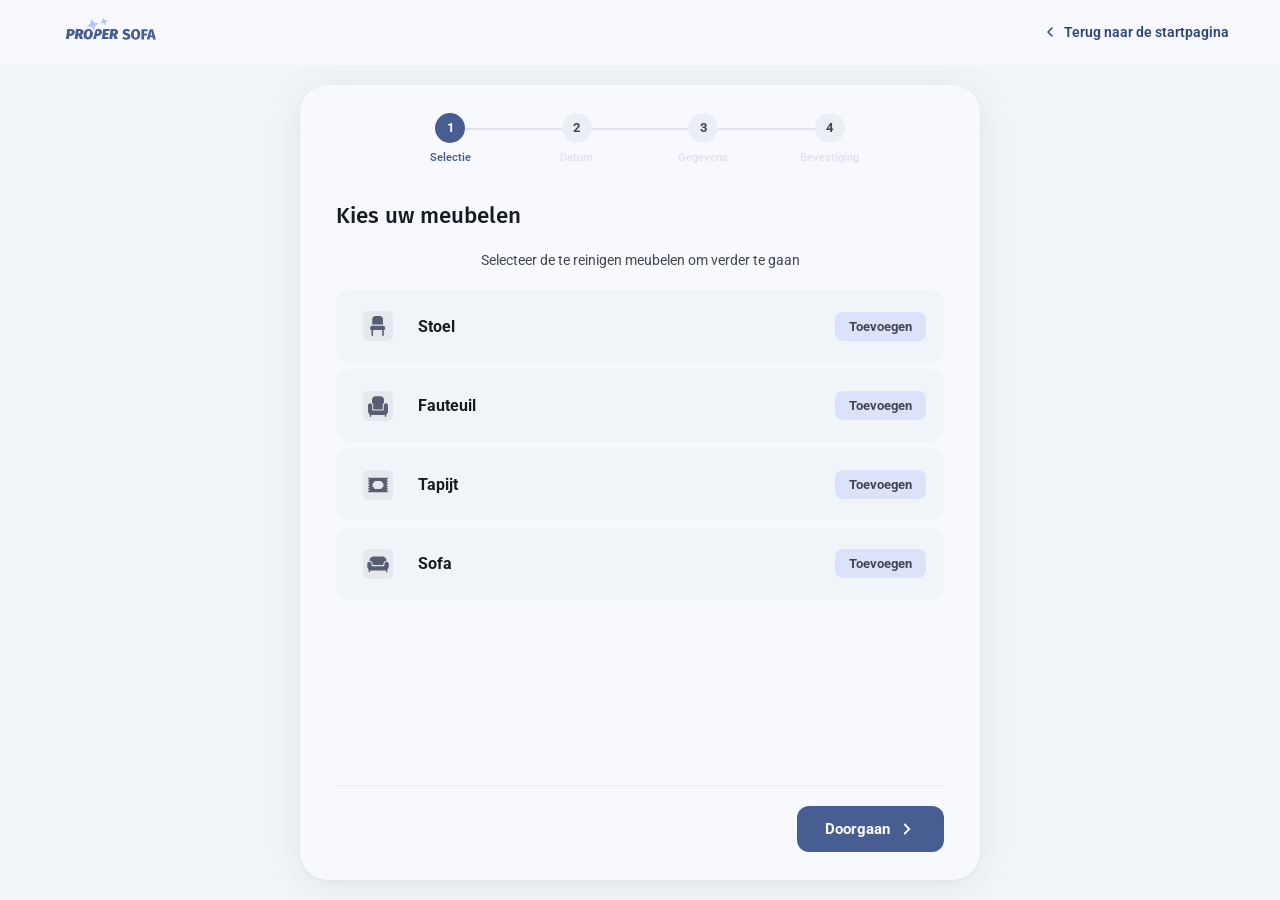
<file: booking-nl.html>
<!DOCTYPE html>
<html lang="nl">
<head>
  <meta charset="UTF-8" />
  <meta http-equiv="refresh" content="0; url=/nl/reserveren-reiniging/">
  <link rel="canonical" href="https://propersofa.be/nl/reserveren-reiniging/">
  <title>Doorverwijzen naar /nl/reserveren-reiniging/</title>
</head>
<body>
  <p>Deze pagina is verplaatst. <a href="/nl/reserveren-reiniging/">Klik hier</a> als u niet automatisch wordt doorgestuurd.</p>
</body>
</html>
</file>
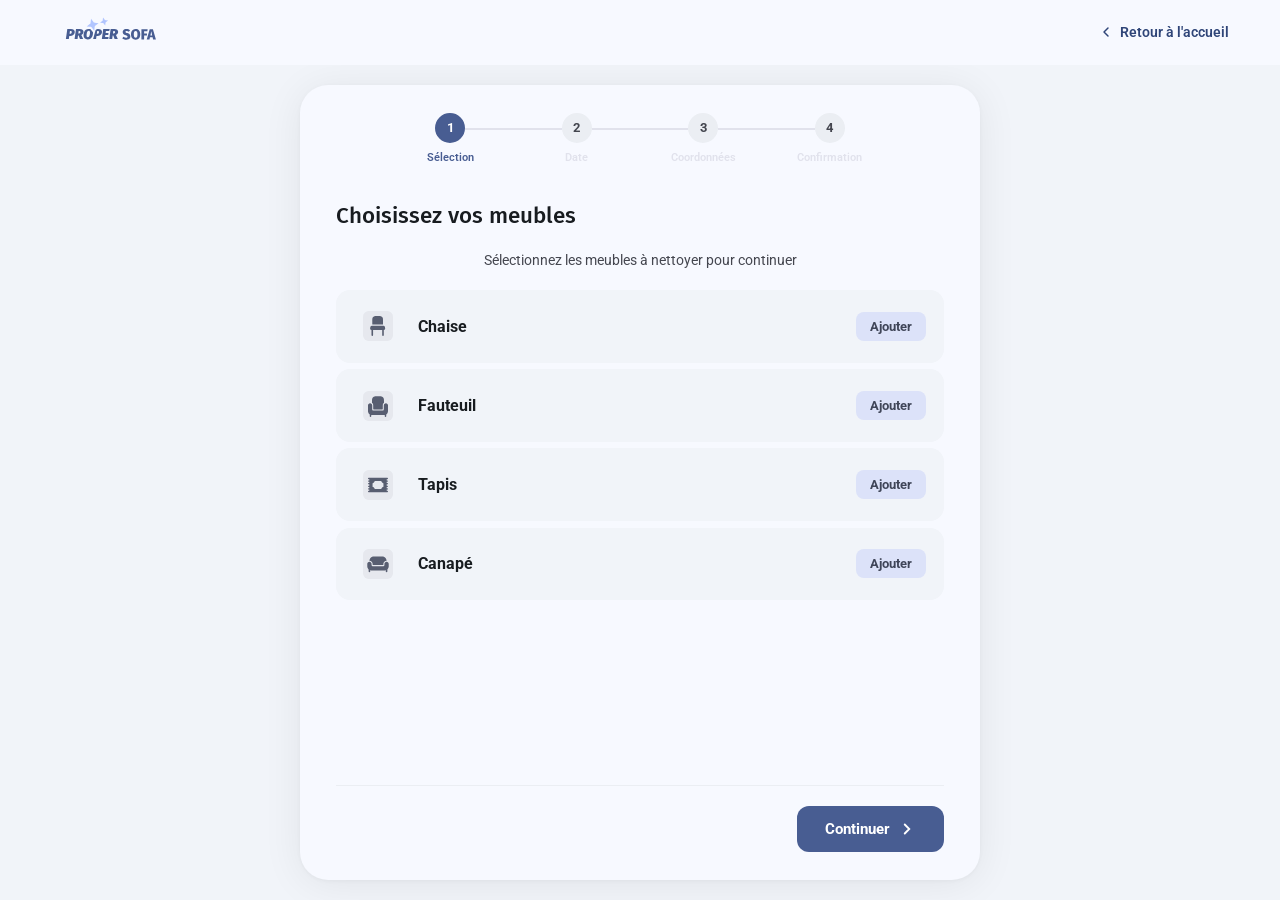
<file: booking.html>
<!DOCTYPE html>
<html lang="fr">
<head>
  <meta charset="UTF-8" />
  <meta http-equiv="refresh" content="0; url=/reserver-nettoyage/">
  <link rel="canonical" href="https://propersofa.be/reserver-nettoyage/">
  <title>Redirection vers /reserver-nettoyage/</title>
</head>
<body>
  <p>Cette page a été déplacée. <a href="/reserver-nettoyage/">Cliquez ici</a> si vous n'êtes pas redirigé automatiquement.</p>
</body>
</html>
</file>
<file: style-booking.css>
*, *::before, *::after { box-sizing: border-box; margin: 0; padding: 0; }
.sr-only { position: absolute; width: 1px; height: 1px; padding: 0; margin: -1px; overflow: hidden; clip: rect(0,0,0,0); white-space: nowrap; border: 0; }

:root {
  --surface:                #f7f9ff;
  --surface-variant:        #e1e2ec;
  --surface-container-low:  #f1f4f9;
  --surface-container:      #ebeef3;
  --surface-container-high: #e6e8ee;
  --on-surface:             #181c20;
  --on-surface-variant:     #44464f;
  --primary:                #485d92;
  --on-primary:             #ffffff;
  --primary-container:      #dae2ff;
  --on-primary-container:   #2f4578;
  --secondary:              #585e71;
  --secondary-container:    #dce2f9;
  --on-secondary-container: #404659;
}

html { scroll-behavior: smooth; }

body {
  font-family: 'Roboto', system-ui, sans-serif;
  background: var(--surface-container-low);
  color: var(--on-surface);
  line-height: 1.6;
}

/* ── NAV ─────────────────────────────────────── */
nav {
  position: fixed;
  top: 0; left: 0; right: 0;
  z-index: 100;
  height: 65px;
  display: flex;
  align-items: center;
  padding: 0 clamp(1rem, 4vw, 5rem);
  background: rgba(247, 249, 255, 0.95);
  backdrop-filter: blur(12px);
  -webkit-backdrop-filter: blur(12px);
}

.nav-logo { flex: 1; display: flex; align-items: center; text-decoration: none; }
.nav-logo img { height: 44px; width: auto; }

.nav-right {
  flex: 1;
  display: flex;
  align-items: center;
  justify-content: flex-end;
}

.nav-back {
  display: inline-flex;
  align-items: center;
  gap: 6px;
  color: var(--on-primary-container);
  font-size: .875rem;
  font-weight: 600;
  text-decoration: none;
  transition: opacity .2s;
}
.nav-back:hover { opacity: .65; }
.nav-back svg { width: 16px; height: 16px; }

:focus-visible { outline: 2px solid var(--primary); outline-offset: 3px; border-radius: 4px; }

/* ── PAGE LAYOUT ─────────────────────────────── */
.booking-page {
  height: calc(100dvh - 65px);
  margin-top: 65px;
  display: flex;
  flex-direction: column;
  align-items: center;
  padding: 1.25rem 1rem;
  overflow-y: auto;
}

.booking-card {
  width: 100%;
  max-width: 680px;
  flex: 1;
  min-height: 0;
  background: var(--surface);
  border-radius: 28px;
  padding: 1.75rem 2.25rem;
  box-shadow: 0 4px 40px rgba(0,0,0,.07), 0 1px 4px rgba(0,0,0,.04);
  display: flex;
  flex-direction: column;
  overflow: hidden;
}

/* ── PROGRESS ────────────────────────────────── */
.progress-steps {
  display: flex;
  align-items: flex-start;
  margin-bottom: 1.25rem;
  position: relative;
  flex-shrink: 0;
}

.prog-step {
  display: flex;
  flex-direction: column;
  align-items: center;
  gap: 6px;
  flex: 1;
  position: relative;
  z-index: 1;
}

.prog-step:not(:first-child)::before {
  content: '';
  position: absolute;
  top: 15px;
  left: 0;
  right: calc(50% + 15px);
  height: 2px;
  background: var(--surface-variant);
  z-index: 0;
}

.prog-step:not(:last-child)::after {
  content: '';
  position: absolute;
  top: 15px;
  left: calc(50% + 15px);
  right: 0;
  height: 2px;
  background: var(--surface-variant);
  z-index: 0;
}

.prog-circle {
  width: 30px; height: 30px;
  border-radius: 50%;
  background: var(--surface-container);
  color: var(--on-surface-variant);
  display: flex;
  align-items: center; justify-content: center;
  font-weight: 700;
  font-size: .8rem;
  transition: background .3s, color .3s;
  border: 2px solid var(--surface-container);
}

.prog-step.active .prog-circle {
  background: var(--primary);
  color: var(--on-primary);
  border-color: var(--primary);
}

.prog-step.done .prog-circle {
  background: var(--primary);
  color: var(--on-primary);
  border-color: var(--primary);
}

.prog-label {
  font-size: .7rem;
  font-weight: 600;
  color: var(--surface-variant);
  text-align: center;
  white-space: nowrap;
  transition: color .3s;
}

.prog-step.active .prog-label,
.prog-step.done .prog-label { color: var(--primary); }

/* ── STEP PANELS ─────────────────────────────── */
.step-panel { display: none; }
.step-panel.active { display: block; }

.step-title {
  font-family: 'Fira Sans', sans-serif;
  font-weight: 500;
  font-size: 1.4rem;
  outline: none;
  color: var(--on-surface);
  margin-bottom: 1rem;
}

/* ── STEP 1 – CART ───────────────────────────── */
.cart-item {
  display: flex;
  align-items: center;
  gap: 1rem;
  padding: 1rem;
  background: var(--surface-container-low);
  border: 2px solid transparent;
  border-radius: 14px;
  margin-bottom: .75rem;
  transition: background .2s, border-color .2s;
}
.cart-item-selected {
  background: var(--primary-container);
  border-color: var(--primary);
}

.cart-item-icon {
  width: 48px; height: 48px;
  border-radius: 10px;
  display: grid;
  place-items: center;
  flex-shrink: 0;
  overflow: hidden;
}

.cart-item-icon img {
  width: 30px; height: 30px;
  opacity: 1;
}

.cart-item-name {
  font-weight: 700;
  font-size: 1rem;
  flex: 1;
}

.cart-item-qty {
  display: flex;
  align-items: center;
  gap: 2px;
  background: #fff;
  border-radius: 10px;
  padding: 3px;
}

.qty-btn {
  background: none;
  border: none;
  cursor: pointer;
  width: 34px; height: 34px;
  border-radius: 7px;
  font-size: 1.2rem;
  font-weight: 700;
  color: var(--on-surface-variant);
  display: flex;
  align-items: center; justify-content: center;
  transition: background .15s;
}
.qty-btn:hover { background: rgba(0,0,0,.08); }

.qty-count {
  min-width: 28px;
  text-align: center;
  font-weight: 800;
  font-size: 1rem;
}

.cart-item-price {
  font-weight: 700;
  font-size: 1rem;
  color: var(--on-surface-variant);
  min-width: 44px;
  text-align: right;
}

.picker-hint {
  font-size: .85rem;
  color: var(--on-surface-variant);
  margin-bottom: .75rem;
  text-align: center;
}

.cart-item-add {
  background: var(--secondary-container);
  color: var(--on-secondary-container);
  border: none;
  border-radius: 8px;
  font-weight: 700;
  font-size: .82rem;
  font-family: 'Roboto', sans-serif;
  padding: 7px 14px;
  cursor: pointer;
  white-space: nowrap;
  transition: opacity .2s, transform .15s;
  flex-shrink: 0;
}
.cart-item-add:hover  { opacity: .8; }
.cart-item-add:active { transform: scale(.93); }

.cart-item-unselected { opacity: 1; }

/* ── STEP 2 – CALENDAR ───────────────────────── */
.cal-nav {
  display: flex;
  align-items: center;
  justify-content: space-between;
  margin-bottom: .5rem;
}

.cal-nav-btn {
  background: var(--surface-container);
  border: none;
  cursor: pointer;
  width: 30px; height: 30px;
  border-radius: 7px;
  display: flex;
  align-items: center; justify-content: center;
  color: var(--on-surface);
  transition: background .15s;
}
.cal-nav-btn:hover:not(:disabled) { background: var(--surface-variant); }
.cal-nav-btn:disabled { opacity: .35; cursor: default; }

.cal-title {
  font-family: 'Fira Sans', sans-serif;
  font-weight: 600;
  font-size: .95rem;
}

.cal-grid {
  display: grid;
  grid-template-columns: repeat(7, 1fr);
  gap: 2px;
}

.cal-dow {
  text-align: center;
  font-size: .65rem;
  font-weight: 700;
  color: var(--on-surface-variant);
  padding: 2px 0 5px;
  text-transform: uppercase;
  letter-spacing: .04em;
}

.cal-day {
  height: 34px;
  border: none;
  background: none;
  cursor: pointer;
  border-radius: 6px;
  font-size: .82rem;
  font-weight: 500;
  color: var(--on-surface);
  display: flex;
  align-items: center; justify-content: center;
  transition: background .12s, color .12s;
}
.cal-day:hover:not(:disabled) { background: var(--surface-container); }
.cal-day.today { font-weight: 900; color: var(--primary); }
.cal-day.selected { background: var(--primary) !important; color: var(--on-primary) !important; border-radius: 6px; }
.cal-day:disabled { color: var(--surface-variant); cursor: default; }
.cal-empty { height: 34px; }

.selected-date-display {
  margin-top: .5rem;
  padding: .5rem .875rem;
  background: var(--primary-container);
  border-radius: 10px;
  font-weight: 600;
  font-size: .875rem;
  color: var(--on-primary-container);
  display: none;
}
.selected-date-display.visible { display: block; }

.slots-label {
  font-size: .7rem;
  font-weight: 700;
  text-transform: uppercase;
  letter-spacing: .06em;
  color: var(--on-surface-variant);
  margin: .875rem 0 .5rem;
}

.slots {
  display: grid;
  grid-template-columns: repeat(2, 1fr);
  gap: .5rem;
}

.slot-btn {
  border: 2px solid var(--surface-container);
  background: var(--surface-container-low);
  border-radius: 10px;
  padding: .6rem .5rem;
  font-weight: 700;
  font-size: .875rem;
  font-family: 'Roboto', sans-serif;
  color: var(--on-surface-variant);
  cursor: pointer;
  transition: border-color .15s, color .15s, background .15s;
  text-align: center;
}
.slot-btn:hover:not(.booked) { border-color: var(--primary); color: var(--primary); }
.slot-btn.selected {
  border-color: var(--primary);
  background: var(--primary-container);
  color: var(--on-primary-container);
}
.slot-btn.booked {
  opacity: .5;
  cursor: not-allowed;
  pointer-events: none;
  border-style: dashed;
  display: flex;
  flex-direction: column;
  align-items: center;
  gap: 2px;
}
.slot-btn.booked::after {
  content: "Réservé";
  display: block;
  font-size: 0.68em;
  font-weight: 600;
  letter-spacing: .04em;
  text-transform: uppercase;
  color: var(--on-surface-variant, #44464f);
  opacity: .7;
}

/* ── STEP 3 – FORM ───────────────────────────── */
.form-row {
  display: grid;
  grid-template-columns: 1fr 1fr;
  gap: 1rem;
}

.form-group {
  display: flex;
  flex-direction: column;
  gap: .35rem;
  margin-bottom: .875rem;
}

.form-label {
  font-size: .75rem;
  font-weight: 700;
  text-transform: uppercase;
  letter-spacing: .06em;
  color: var(--on-surface-variant);
}

.form-input,
.form-textarea {
  border: 2px solid var(--surface-container);
  border-radius: 10px;
  padding: .75rem 1rem;
  font-size: 1rem;
  font-family: 'Roboto', sans-serif;
  color: var(--on-surface);
  background: var(--surface-container-low);
  transition: border-color .15s;
  outline: none;
  width: 100%;
}

.form-input:focus,
.form-textarea:focus { border-color: var(--primary); }

.form-input.invalid,
.form-textarea.invalid { border-color: #c62828; }

.form-textarea { resize: vertical; min-height: 80px; }

/* ── STEP 4 – SUMMARY ────────────────────────── */
.summary-block {
  background: var(--surface-container-low);
  border-radius: 16px;
  padding: 1.25rem;
  margin-bottom: 1rem;
}

.summary-block-title {
  font-size: .72rem;
  font-weight: 700;
  text-transform: uppercase;
  letter-spacing: .07em;
  color: var(--on-surface-variant);
  margin-bottom: .875rem;
}

.summary-item {
  display: flex;
  justify-content: space-between;
  align-items: center;
  padding: .4rem 0;
  border-bottom: 1px solid var(--surface-container);
  font-size: .95rem;
}
.summary-item:last-child { border-bottom: none; }
.summary-item-name { font-weight: 500; }
.summary-item-price { font-weight: 700; color: var(--on-surface-variant); }

.summary-total {
  display: flex;
  justify-content: space-between;
  align-items: center;
  padding: 1rem 1.25rem;
  background: var(--primary-container);
  border-radius: 14px;
  margin-bottom: 1rem;
}
.summary-total-label { font-weight: 700; color: var(--on-primary-container); font-size: 1rem; }
.summary-total-amount { font-weight: 800; font-size: 1.6rem; color: var(--on-primary-container); }

.summary-row {
  display: flex;
  gap: .75rem;
  padding: .35rem 0;
  font-size: .95rem;
}
.summary-row-label {
  font-weight: 700;
  color: var(--on-surface-variant);
  min-width: 100px;
  flex-shrink: 0;
}

/* ── SUCCESS ─────────────────────────────────── */
.success-panel {
  display: flex;
  flex-direction: column;
  align-items: center;
  padding: 1.5rem 1rem 2rem;
}

@keyframes pop-in {
  0%   { transform: scale(.5); opacity: 0; }
  70%  { transform: scale(1.1); }
  100% { transform: scale(1); opacity: 1; }
}

.success-icon {
  width: 80px; height: 80px;
  background: var(--primary-container);
  border-radius: 50%;
  display: flex;
  align-items: center; justify-content: center;
  margin: 0 auto 1.5rem;
  animation: pop-in .5s cubic-bezier(.36,.07,.19,.97) both;
}
.success-icon svg { width: 40px; height: 40px; stroke: var(--primary); }

.success-title {
  font-family: 'Fira Sans', sans-serif;
  font-size: 1.75rem;
  font-weight: 600;
  margin-bottom: .875rem;
}

.success-body {
  color: var(--on-surface-variant);
  font-size: 1rem;
  max-width: 420px;
  margin: 0 auto 1.25rem;
  line-height: 1.65;
}

.success-body strong { color: var(--on-surface); }

.success-ref {
  display: inline-block;
  background: var(--surface-container);
  border-radius: 8px;
  padding: .5rem 1.25rem;
  font-weight: 700;
  font-size: .95rem;
  color: var(--primary);
  letter-spacing: .07em;
  margin-bottom: 2rem;
}

.btn-home {
  display: inline-flex;
  align-items: center;
  gap: 8px;
  background: var(--primary);
  color: var(--on-primary);
  padding: 12px 24px;
  border-radius: 14px;
  font-size: 1rem;
  font-weight: 700;
  text-decoration: none;
  transition: opacity .2s;
}
.btn-home:hover { opacity: .85; }

/* ── NAV BUTTONS ─────────────────────────────── */
.step-nav {
  display: flex;
  align-items: center;
  justify-content: space-between;
  margin-top: 0;
  padding-top: 1.25rem;
  border-top: 1px solid var(--surface-container);
  flex-shrink: 0;
}

.step-nav-left {
  display: flex;
  align-items: center;
}

.step-total {
  display: none;
  flex-direction: column;
  line-height: 1.15;
}
.step-total-label {
  font-size: .7rem;
  font-weight: 700;
  color: var(--on-surface-variant);
  text-transform: uppercase;
  letter-spacing: .06em;
}
.step-total-amount {
  font-family: 'Fira Sans', sans-serif;
  font-weight: 700;
  font-size: 1.5rem;
  color: var(--on-surface);
}

.btn-prev {
  background: none;
  border: 2px solid var(--surface-container);
  color: var(--on-surface-variant);
  padding: .75rem 1.5rem;
  border-radius: 12px;
  font-size: .95rem;
  font-weight: 600;
  font-family: 'Roboto', sans-serif;
  cursor: pointer;
  transition: border-color .15s, color .15s;
  display: flex;
  align-items: center;
  gap: 6px;
}
.btn-prev:hover { border-color: var(--on-surface-variant); color: var(--on-surface); }

.btn-next {
  background: var(--primary);
  color: var(--on-primary);
  border: none;
  padding: .875rem 1.75rem;
  border-radius: 12px;
  font-size: .95rem;
  font-weight: 700;
  font-family: 'Roboto', sans-serif;
  cursor: pointer;
  display: flex;
  align-items: center;
  gap: 8px;
  transition: opacity .2s;
}
.btn-next:hover { opacity: .85; }
.btn-next svg { width: 18px; height: 18px; flex-shrink: 0; }

/* ── ERROR ───────────────────────────────────── */
.error-msg {
  background: #ffebee;
  color: #c62828;
  border-radius: 10px;
  padding: .75rem 1rem;
  font-size: .9rem;
  font-weight: 600;
  margin-bottom: .75rem;
  display: none;
  flex-shrink: 0;
}
.error-msg.visible { display: block; }

/* ── STEPS SCROLL ────────────────────────────── */
.steps-scroll {
  flex: 1;
  min-height: 0;
  overflow-y: auto;
  padding-bottom: 1.25rem;
  scrollbar-width: thin;
  scrollbar-color: var(--surface-variant) transparent;
  margin-right: -1rem;
  padding-right: 1rem;
}
.steps-scroll::-webkit-scrollbar { width: 8px; }
.steps-scroll::-webkit-scrollbar-track { background: transparent; margin: 25% 0; }
.steps-scroll::-webkit-scrollbar-thumb { background: var(--surface-variant); border-radius: 4px; }

.steps-scroll.no-scroll { overflow: hidden; padding-bottom: 0; }

#cart-items.picker-mode { display: flex; flex-direction: column; gap: .4rem; }
#cart-items.picker-mode .cart-item {
  padding: .65rem 1rem;
  margin-bottom: 0;
}

/* ── RESPONSIVE ──────────────────────────────── */
@media (max-width: 600px) {
  .booking-page { padding: .75rem .5rem; }
  .booking-card { padding: 1.25rem 1rem; border-radius: 20px; }
  .form-row { grid-template-columns: 1fr; }
  .prog-label { font-size: .6rem; }
}
</file>
